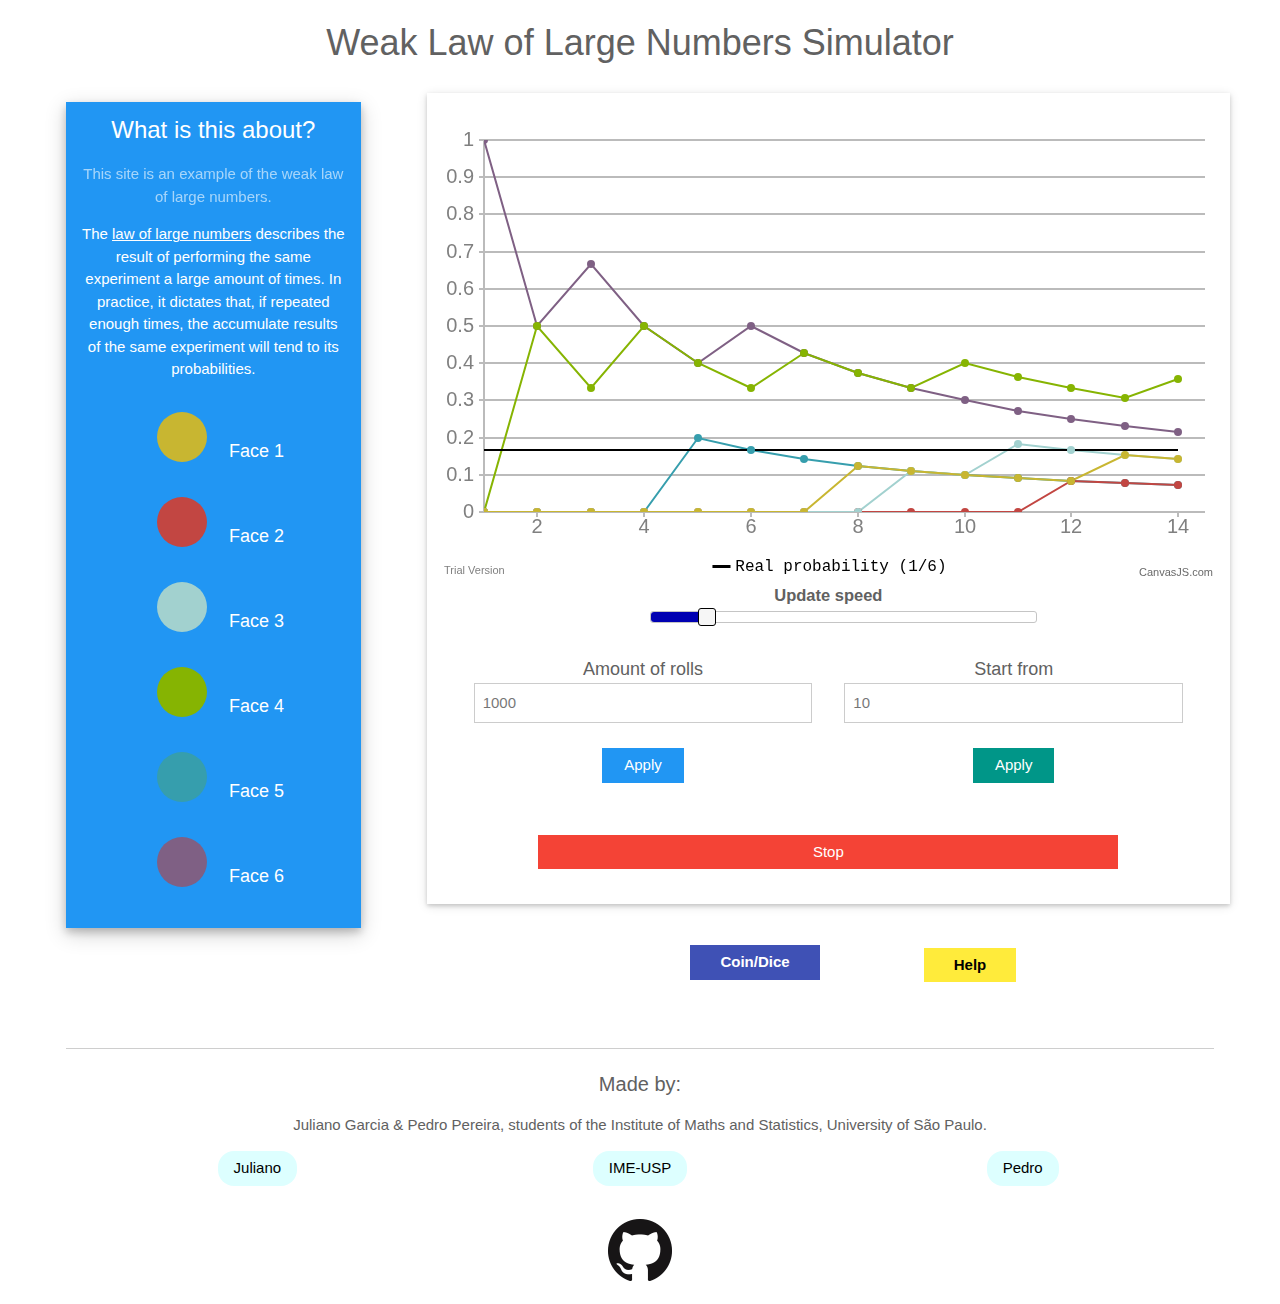
<file: prog/wk/index.html>
<!DOCTYPE HTML>
<html>
<!-- HTML for the law of large numbers
    By Juliano Garcia & Pedro Pereira, IME-USP -->
<head>
	<meta charset="UTF-8">
	<meta name="viewport" content="width=device-width, initial-scale=1">
	<title>Weak law of large numbers simulator</title>
	<!-- Scripts -->
	<script src="libs/canvasjs.min.js"></script>
	<script src="randomDice.js"></script>
	<script type="text/javascript" src="diceGraph.js"> </script>
    <script src="libs/jquery-1.12.4.js"></script>
    <script src="libs/jquery-ui.js"></script>
	<!-- CSS -->
	<link rel="stylesheet" href="libs/w3.css">
	<link rel="stylesheet" type="text/css" href="css/style.css">
	<link rel="stylesheet" href="css/animate.css">
    <link rel="stylesheet" href="libs/jquery-ui.css">
</head>
<body>
	<div class="w3-section animated fadeInUp title">
		<h1>Weak Law of Large Numbers Simulator</h1>
	</div>
	<div class="w3-container w3-third"  id="wiki">
	 	<div class="w3-card-4 w3-panel w3-blue animated fadeIn" id="header">
			<h3 id="sidebarText">What is this about?</h3>
			<p class="w3-opacity">This site is an example of the weak law of large numbers.</p>
			<p>The <a href="https://en.wikipedia.org/wiki/Law_of_large_numbers">law of large numbers</a> describes the result of performing the same experiment a large amount of times.
				 In practice, it dictates that, if repeated enough times, the accumulate results of the same experiment will tend to its probabilities.
			</p>
			<ul class="w3-ul">
  				<li class="w3-padding-16 w3-hover-white w3-center center-left w3-animate-zoom">
					<img src="img/yellow.png" class="w3-circle">
    				<span class="w3-large">&emsp;Face 1</span><br>
  				</li>
			</ul>
			<ul class="w3-ul">
  				<li class="w3-padding-16 w3-hover-white w3-center center-left w3-animate-zoom">
					<img src="img/red.png" class="w3-circle">
    				<span class="w3-large">&emsp;Face 2</span><br>
  				</li>
			</ul>
			<ul class="w3-ul">
  				<li class="w3-padding-16 w3-hover-white w3-center center-left w3-animate-zoom">
					<img src="img/lblue.png" class="w3-circle">
    				<span class="w3-large">&emsp;Face 3</span><br>
  				</li>
			</ul>
			<ul class="w3-ul">
  				<li class="w3-padding-16 w3-hover-white w3-center center-left w3-animate-zoom">
					<img src="img/green.png" class="w3-circle">
    				<span class="w3-large">&emsp;Face 4</span><br>
  				</li>
			</ul>
			<ul class="w3-ul">
  				<li class="w3-padding-16 w3-hover-white w3-center center-left w3-animate-zoom">
					<img src="img/blue.png" class="w3-circle">
    				<span class="w3-large">&emsp;Face 5</span><br>
  				</li>
			</ul>
			<ul class="w3-ul">
  				<li class="w3-padding-16 w3-hover-white w3-center center-left w3-animate-zoom">
					<img src="img/purple.png" class="w3-circle">
    				<span class="w3-large">&emsp;Face 6</span><br>
  				</li>
			</ul>
			<br>
		</div>
	</div>
<hr style="height: 1pt; padding: 0px; border-top: 0; border: 0; margin-top: 0px; margin-bottom: -10px;" />
	<div class="w3-container w3-rest w3-panel w3-card-2 animated fadeInUp" id="graph">
		<div id="chartContainer" style="height: 450px; width:100%; margin-top: 20px;">
		</div>
        <div class="wrapper-center">
        	<p style="font-weight: normal; font-size:110%; line-height: 0;"></u><b>Update speed</b></u></p>
        	<div class="centralized" id="redS"></div>
    	</div>
		<p>
			<div class="w3-panel" id="belowChart">
				<div class="w3-half w3-panel">
					<label style="font-size: 120%;"><b>Amount of rolls</b></label>
					<input class="w3-input w3-border" id="numberX" type="text" placeholder="1000">
					<button class="w3-btn w3-blue w3-ripple animated fadeInUp" id="renderButton" onclick="stopGraph()">Apply</button>
				</div>
				<div class="w3-half w3-panel">
					<label style="font-size: 120%;"><b>Start from</b></label>
					<input class="w3-input w3-border" id="numberL" type="text" placeholder="10" />
					<button class="w3-btn w3-teal w3-ripple animated fadeInUp" id="dLengthButton" onclick="stopGraph()">Apply</button>
				</div>
			</div>
		</p>
		<div class="wrapper-center">
            <button id="startStopButton" class="w3-btn-block w3-red w3-bold" style="margin-bottom: 20px; width: 75% !important;">Stop</button>
        </div>
	</div>
	<div class="wrapper-center">
		<div class="w3-dropdown-click animated fadeInUp">
			<button onclick="dropdownShow('dropdown')" class="w3-btn w3-indigo" style="padding: 6px 30px !important; font-weight: bold;">Coin/Dice</button>
			<div class="w3-dropdown-content" id="dropdown">
				<a class="w3-btn w3-pale-yellow w3-hover-indigo" href="coingraph.html"><b>Coin</b></a>
				<a class="w3-btn w3-pale-yellow w3-hover-indigo" href="#"><b>Dice</b></a>
			</div>
		</div>
		<button onclick="modalShow('howto');" class="w3-btn w3-yellow animated fadeInUp" style="padding: 6px 30px !important; font-weight: bold;">Help</button>
	</div>
	<div class="w3-modal w3-animate-opacity" id="howto">
		<div class="w3-modal-content w3-pale-yellow">
			<div class="w3-amber w3-card-8">
				<span onclick="modalHide('howto')" class="w3-closebtn">&times;&emsp;</span>
				<h2 class="w3-center">Help</p>
			</div>
			<div class="w3-container" id="Helpbar">
				<h3>What is this chart for?</h3>
				<p>The weak law of large numbers is best visualized with line chart.</p>
				<p>This website, as one example, simulates rolling a dice several times, and calculating its relative frequency to the total of rolls.
					Along the x-axis, you'll see the amount of rolls that have already gone. The y-axis represents the relative frequency of the dice faces.
					Each line on the graph represents a dice face, 6 in total. Every roll is random, however, after enough amount of rolls, every time,
					the relative frequency converges to 1/6 of the total rolls, or 0.166666...</p>
				<p>We have also plotted a black line corresponding to that ideal amount.</p>
				<h3>How do I use this site?</h3>
				<p>This website is very simple. There are four main things you can change to see the effect of the theorem.
                Since we are simulating dice and coin throws, the first input is the dropdown, right next to the Help button,
                called <b>"Coin/Dice"</b>. Click and choose which one you'd like to simulate.</p>
                <p>The second input is the amount of rolls the computer should do. Lower this to stop the graph earlier, or leave it at a large
                number to see the effect even more. </p>
                <p>The third input is the <b>"Start from"</b>. It starts the graph at that number. If you're playing with large numbers at the "Amount of rolls", increment
                this number so that it'll already start at a big amount of rolls/throws already done.</p>
                <p></p>
			</div>
		</div>
	</div>
	<footer class="w3-container animated fadeInUp" style="padding = 5px;">
		<hr />
		<h4>Made by:</h4>
		<p>Juliano Garcia &amp; Pedro Pereira, students of the Institute of Maths and Statistics, University of S&atilde;o Paulo.</p>
		<div class="w3-container w3-third">
			<a href="http://linux.ime.usp.br/~robotenique"><button class="w3-btn w3-ripple w3-round-xlarge w3-pale-blue w3-hover-red"><b>Juliano</b></button></a>
		</div>
		<div class="w3-container w3-third">
			<a href="http://ime.usp.br/en"><button class="w3-btn w3-ripple w3-round-xlarge w3-pale-blue w3-hover-lime"><b>IME-USP</b></button></a>
		</div>
		<div class="w3-container w3-third">
			<a href="https://linux.ime.usp.br/~razgrizone"><button class="w3-btn w3-ripple w3-round-xlarge w3-pale-blue w3-hover-indigo"><b>Pedro</b></button></a>
		</div>
		<br>
        <br>
        <br>
		<a href="https://github.com/GreaterNumbersLaw/website"><img src="img/github.png"></a>
	</footer>
</body>
</html>
</file>
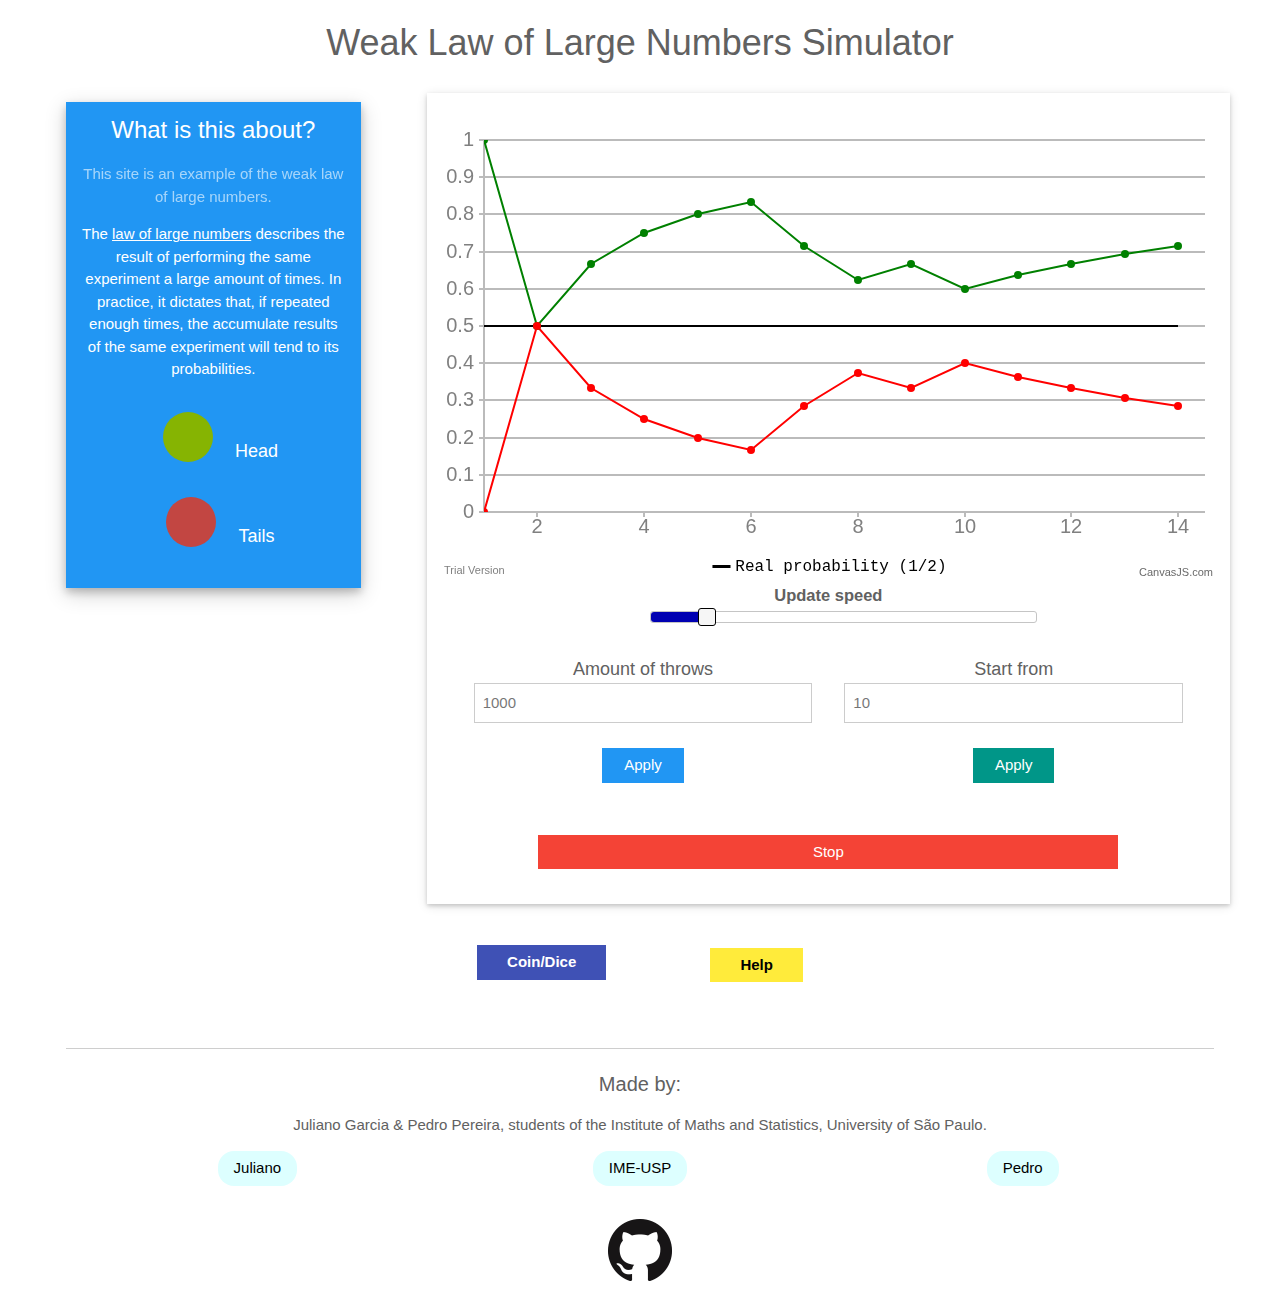
<file: prog/wk/coingraph.html>
<!DOCTYPE HTML>
<html>
<!-- HTML for the law of large numbers
    By Juliano Garcia & Pedro Pereira, IME-USP -->
<head>
	<meta charset="UTF-8">
	<meta name="viewport" content="width=device-width, initial-scale=1">
	<title>Weak law of large numbers simulator</title>
	<!-- Scripts -->
	<script src="libs/canvasjs.min.js"></script>
	<script src="randomDice.js"></script>
	<script type="text/javascript" src="coinGraph.js"> </script>
    <script src="libs/jquery-1.12.4.js"></script>
    <script src="libs/jquery-ui.js"></script>
	<!-- CSS -->
	<link rel="stylesheet" href="libs/w3.css">
	<link rel="stylesheet" type="text/css" href="css/style.css">
	<link rel="stylesheet" href="css/animate.css">
    <link rel="stylesheet" href="libs/jquery-ui.css">
</head>
<body>
	<div class="w3-section animated fadeInUp title">
		<h1>Weak Law of Large Numbers Simulator</h1>
	</div>
	<div class="w3-container w3-third"  id="wiki">
	 	<div class="w3-card-4 w3-panel w3-blue animated fadeIn" id="header">
			<h3 id="sidebarText">What is this about?</h3>
			<p class="w3-opacity">This site is an example of the weak law of large numbers.</p>
			<p>The <a href="https://en.wikipedia.org/wiki/Law_of_large_numbers">law of large numbers</a> describes the result of performing the same experiment a large amount of times.
				 In practice, it dictates that, if repeated enough times, the accumulate results of the same experiment will tend to its probabilities.
			</p>
			<ul class="w3-ul">
  				<li class="w3-padding-16 w3-hover-white w3-center center-left w3-animate-zoom">
					<img src="img/green.png" class="w3-circle">
    				<span class="w3-large">&emsp;Head</span><br>
  				</li>
			</ul>
			<ul class="w3-ul">
  				<li class="w3-padding-16 w3-hover-white w3-center center-left w3-animate-zoom">
					<img src="img/red.png" class="w3-circle">
    				<span class="w3-large">&emsp;Tails</span><br>
  				</li>
			</ul>
			<br>
		</div>
	</div>
<hr style="height: 1pt; padding: 0px; border-top: 0; border: 0; margin-top: 0px; margin-bottom: -10px;" />
	<div class="w3-container w3-rest w3-panel w3-card-2 animated fadeInUp" id="graph">
		<div id="chartContainer" style="height: 450px; width:100%; margin-top: 20px;">
		</div>
        <div class="wrapper-center">
        	<p style="font-weight: normal; font-size:110%; line-height: 0;"></u><b>Update speed</b></u></p>
        	<div class="centralized" id="redS"></div>
    	</div>
		<p>
			<div class="w3-panel" id="belowChart">
				<div class="w3-half w3-panel">
                    <label style="font-size: 120%;"><b>Amount of throws</b></label>
					<input class="w3-input w3-border" id="numberX" type="text" placeholder="1000">
					<button class="w3-btn w3-blue w3-ripple animated fadeInUp" id="renderButton" onclick="stopGraph()">Apply</button>
				</div>
				<div class="w3-half w3-panel">
					<label style="font-size: 120%;"><b>Start from</b></label>
					<input class="w3-input w3-border" id="numberL" type="text" placeholder="10" />
					<button class="w3-btn w3-teal w3-ripple animated fadeInUp" id="dLengthButton" onclick="stopGraph()">Apply</button>
				</div>
			</div>
		</p>
		<div class="wrapper-center">
            <button id="startStopButton" class="w3-btn-block w3-red w3-bold" style="margin-bottom: 20px; width: 75% !important;">Stop</button>
        </div>
	</div>
	<div class="wrapper-center">
		<div class="w3-dropdown-click animated fadeInUp">
			<button onclick="dropdownShow('dropdown')" class="w3-btn w3-indigo" style="padding: 6px 30px !important; font-weight: bold;">Coin/Dice</button>
			<div class="w3-dropdown-content" id="dropdown">
				<a class="w3-btn w3-pale-yellow w3-hover-indigo" href="#"><b>Coin</b></a>
				<a class="w3-btn w3-pale-yellow w3-hover-indigo" href="index.html"><b>Dice</b></a>
			</div>
		</div>
		<button onclick="modalShow('howto');" class="w3-btn w3-yellow animated fadeInUp" style="padding: 6px 30px !important; font-weight: bold;">Help</button>
	</div>
	<div class="w3-modal w3-animate-opacity" id="howto">
		<div class="w3-modal-content w3-pale-yellow">
			<div class="w3-amber w3-card-8">
				<span onclick="modalHide('howto')" class="w3-closebtn">&times;&emsp;</span>
				<h2 class="w3-center">Help</p>
			</div>
			<div class="w3-container" id="Helpbar">
				<h3>What is this chart for?</h3>
				<p>The weak law of large numbers is best visualized with line chart.</p>
				<p>This website, as one example, simulates throwing a coin several times, and calculating its relative frequency to the total of throws.
					Along the x-axis, you'll see the amount of throws that have already gone. The y-axis represents the relative frequency of each coin side.
					Each line in the graph represents one of the coin sides, 2 in total. Every roll is random, however, after enough amount of rolls, every time,
					the relative frequency converges to 1/2, or 0.5.</p>
				<p>We have also plotted a black line corresponding to that ideal probability.</p>
				<h3>How do I use this site?</h3>
				<p>This website is very simple. There are four main things you can change to see the effect of the theorem.
                Since we are simulating dice and coin throws, the first input is the dropdown, right next to the Help button,
                called <b>"Coin/Dice"</b>. Click and choose which one you'd like to simulate.</p>
                <p>The second input is the amount of rolls the computer should do. Lower this to stop the graph earlier, or leave it at a large
                number to see the effect even more. </p>
                <p>The third input is the <b>"Start from"</b>. It starts the graph at that number. If you're playing with large numbers at the "Amount of rolls", increment
                this number so that it'll already start at a big amount of rolls/throws already done.</p>
                <p></p>
			</div>
		</div>
	</div>
	<footer class="w3-container animated fadeInUp" style="padding = 5px;">
		<hr />
		<h4>Made by:</h4>
		<p>Juliano Garcia &amp; Pedro Pereira, students of the Institute of Maths and Statistics, University of S&atilde;o Paulo.</p>
		<div class="w3-container w3-third">
			<a href="http://linux.ime.usp.br/~robotenique"><button class="w3-btn w3-ripple w3-round-xlarge w3-pale-blue w3-hover-red"><b>Juliano</b></button></a>
		</div>
		<div class="w3-container w3-third">
			<a href="http://ime.usp.br/en"><button class="w3-btn w3-ripple w3-round-xlarge w3-pale-blue w3-hover-lime"><b>IME-USP</b></button></a>
		</div>
		<div class="w3-container w3-third">
			<a href="https://linux.ime.usp.br/~razgrizone"><button class="w3-btn w3-ripple w3-round-xlarge w3-pale-blue w3-hover-indigo"><b>Pedro</b></button></a>
		</div>
		<br>
        <br>
        <br>
        <a href="https://github.com/GreaterNumbersLaw/website"><img src="img/github.png"></a>
	</footer>
</body>
</html>
</file>
<file: prog/wk/css/style.css>
.animated, .title {
    margin: 25px 50px;
    font-family: Arial, sans-serif;
    font-weight: lighter;
    color: #616161;
    text-align: center;
    margin-bottom: 20px;
}

.center-left {
    padding: 10px 0;
}

.wrapper-center {
    text-align: center !important;
}

.centralized {
    left: 25%;
}

.fake {
  visibility: hidden;
}

#wiki a {
    color: #FFFFFF;
}

#wiki a:hover {
    color: #D0D0EE;
}

#wiki img {
    width: 50px;
}

hr {
    border-color: #CECECE;
}

footer {
    z-index: 100;
}

iframe {
    outline: none;
    border: none;
}

iframe[seamless] {
    display: block;
}

#github {
    opacity: 30%;
}

#graph {
    padding: 15px;
}

#belowChart button {
    padding: 6px 22px !important;
}

#Helpbar {
    line-height: 1.2 !important;
    text-align: justify !important;
    text-justify: inter-word;
}

#Helpbar p {
    font-size: 16px;
}

@font-face {
    font-family: tili;
    src: url('cssref/tilireg.ttf');
}
#sliderBox {
    left :0
}
#redS  {
    width: 50%;
    margin: 15px;
}
#redS .ui-slider-range { background: #0000B2; }
#redS .ui-slider-handle { border-color: #000000; }
</file>
